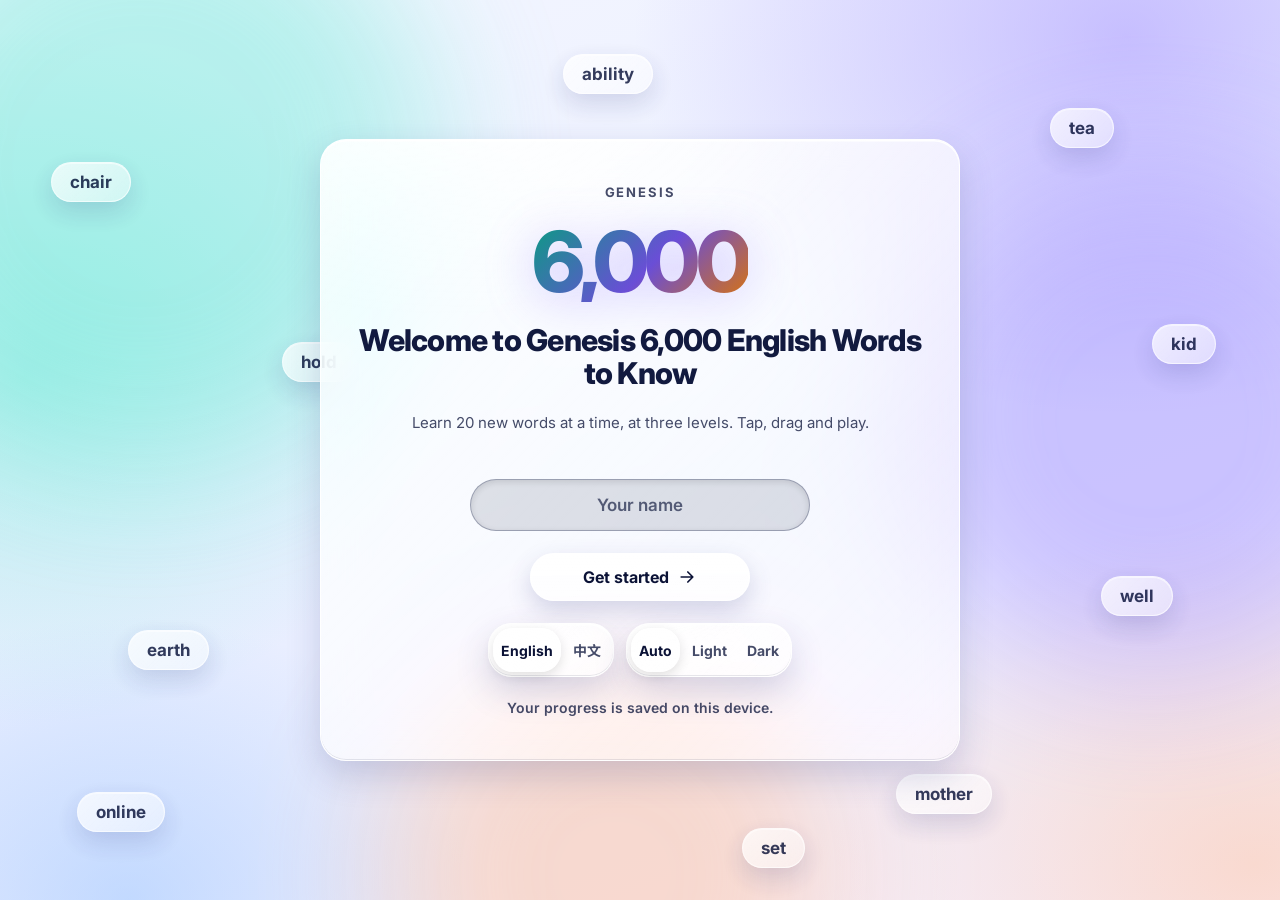
<file: app/index.html>
<!doctype html>
<html lang="en" data-theme="dark">
<head>
<meta charset="utf-8">
<meta name="viewport" content="width=device-width,initial-scale=1,viewport-fit=cover">
<meta name="theme-color" content="#0c1236">
<title>Genesis 6,000 English Words to Know</title>
<meta name="description" content="Genesis 6,000 English Words to Know: learn 20 new words at a time at three levels, with Traditional Chinese meanings you can switch on or off.">
<link rel="preconnect" href="https://fonts.googleapis.com"><link rel="preconnect" href="https://fonts.gstatic.com" crossorigin>
<link rel="stylesheet" href="https://fonts.googleapis.com/css2?family=Inter:wght@500;600;700;800&family=Noto+Sans+TC:wght@500;700;800&display=swap">
<link rel="icon" href="icon.svg" type="image/svg+xml">
<link rel="manifest" href="manifest.webmanifest">
<link rel="stylesheet" href="css/app.css">
<script>
/* set the theme before first paint so there is no flash */
(function () {
  try {
    var s = JSON.parse(localStorage.getItem('genesis6000.v1') || '{}');
    var th = (s.prefs && s.prefs.theme) || 'auto';
    var dark = th === 'dark' || (th === 'auto' && matchMedia('(prefers-color-scheme: dark)').matches);
    document.documentElement.setAttribute('data-theme', dark ? 'dark' : 'light');
  } catch (e) {}
})();
</script>
</head>
<body>
<div class="blobs" aria-hidden="true"><span></span><span></span><span></span></div>
<div id="app"></div>
<noscript><p style="padding:24px;color:#fff">Please turn on JavaScript to use Genesis 6,000 English Words to Know.</p></noscript>
<script src="js/i18n.js"></script>
<script src="js/core.js"></script>
<script src="js/dnd.js"></script>
<script src="js/views-shell.js"></script>
<script src="js/views-batch.js"></script>
<script src="js/main.js"></script>
</body>
</html>
</file>
<file: app/css/app.css>
/* Genesis 6,000 English Words to Know — liquid-glass design.
   Tokens follow the IELTS app (docs/design/glass.css there): translucent fill, diagonal sheen,
   22px blur with saturation, light edge, inner highlight, soft shadow. Light and dark themes. */
:root{
  --lv1:#2ee6c5;--lv2:#ffb454;--lv3:#b9a2ff;--ok:#41e08a;--warn:#ffb454;--bad:#ff6b81;--blue:#4da3ff;
  --tint:255,255,255;--ink:#fff;--ink2:rgba(255,255,255,.76);--ink3:rgba(255,255,255,.64);--hl:rgba(255,255,255,.55);
  --glass:linear-gradient(135deg,rgba(255,255,255,.22),rgba(255,255,255,.06));--edge:rgba(255,255,255,.32);--shadow:rgba(3,6,28,.38);
  --bg:#0c1236;--sheen:rgba(255,255,255,.3);--bar:rgba(255,255,255,.18);--float:rgba(12,18,54,.74);
  --bg-img:radial-gradient(55% 60% at 88% 4%,rgba(124,92,255,.8),transparent 70%),radial-gradient(45% 55% at 2% 42%,rgba(46,230,197,.5),transparent 70%),radial-gradient(50% 55% at 98% 96%,rgba(255,150,90,.5),transparent 70%),radial-gradient(40% 45% at 10% 100%,rgba(77,163,255,.45),transparent 70%),linear-gradient(160deg,#0c1236,#101a47 55%,#0a1030);
  --blob1:rgba(124,92,255,.55);--blob2:rgba(46,230,197,.42);--blob3:rgba(255,150,90,.42);
  --on-accent:#0b1236;
  --lv:var(--lv1);--lv-grad:linear-gradient(180deg,#d6fff7,#2ee6c5);--lv-rgb:46,230,197;
  color-scheme:dark;
}
:root[data-theme=light]{
  --lv1:#0a9c82;--lv2:#b45f00;--lv3:#6a4ed6;--ok:#13894a;--warn:#b45f00;--bad:#d12a4b;--blue:#1b6fd1;
  --tint:18,26,63;--ink:#121a3f;--ink2:rgba(18,26,63,.78);--ink3:rgba(18,26,63,.68);--hl:rgba(255,255,255,.95);
  --glass:linear-gradient(135deg,rgba(255,255,255,.88),rgba(255,255,255,.55));--edge:rgba(255,255,255,.95);--shadow:rgba(52,62,130,.2);
  --bg:#eef1ff;--sheen:rgba(255,255,255,.7);--bar:rgba(18,26,63,.12);--float:rgba(255,255,255,.62);
  --bg-img:radial-gradient(55% 60% at 88% 4%,rgba(160,140,255,.5),transparent 70%),radial-gradient(45% 55% at 2% 42%,rgba(110,235,215,.45),transparent 70%),radial-gradient(50% 55% at 98% 96%,rgba(255,190,150,.45),transparent 70%),radial-gradient(40% 45% at 10% 100%,rgba(130,185,255,.4),transparent 70%),linear-gradient(160deg,#f4f6ff,#e9eeff 55%,#f6f0ff);
  --blob1:rgba(160,140,255,.5);--blob2:rgba(110,235,215,.5);--blob3:rgba(255,190,150,.5);--lv-rgb:10,156,130;
  color-scheme:light;
}
@media (prefers-color-scheme:light){
  :root:not([data-theme=dark]){
    --lv1:#0a9c82;--lv2:#b45f00;--lv3:#6a4ed6;--ok:#13894a;--warn:#b45f00;--bad:#d12a4b;--blue:#1b6fd1;
    --tint:18,26,63;--ink:#121a3f;--ink2:rgba(18,26,63,.78);--ink3:rgba(18,26,63,.68);--hl:rgba(255,255,255,.95);
    --glass:linear-gradient(135deg,rgba(255,255,255,.88),rgba(255,255,255,.55));--edge:rgba(255,255,255,.95);--shadow:rgba(52,62,130,.2);
    --bg:#eef1ff;--sheen:rgba(255,255,255,.7);--bar:rgba(18,26,63,.12);--float:rgba(255,255,255,.62);
    --bg-img:radial-gradient(55% 60% at 88% 4%,rgba(160,140,255,.5),transparent 70%),radial-gradient(45% 55% at 2% 42%,rgba(110,235,215,.45),transparent 70%),radial-gradient(50% 55% at 98% 96%,rgba(255,190,150,.45),transparent 70%),radial-gradient(40% 45% at 10% 100%,rgba(130,185,255,.4),transparent 70%),linear-gradient(160deg,#f4f6ff,#e9eeff 55%,#f6f0ff);
    --blob1:rgba(160,140,255,.5);--blob2:rgba(110,235,215,.5);--blob3:rgba(255,190,150,.5);--lv-rgb:10,156,130;
    color-scheme:light;
  }
  :root:not([data-theme=dark]) [data-level=beginner]{--lv-rgb:10,156,130}
  :root:not([data-theme=dark]) [data-level=intermediate]{--lv-rgb:180,95,0}
  :root:not([data-theme=dark]) [data-level=advanced]{--lv-rgb:106,78,214}
}
/* the active level sets one accent for the whole screen */
[data-level=beginner]{--lv:var(--lv1);--lv-grad:linear-gradient(180deg,#d6fff7,#2ee6c5);--lv-rgb:46,230,197}
[data-level=intermediate]{--lv:var(--lv2);--lv-grad:linear-gradient(180deg,#fff0d6,#ffb454);--lv-rgb:255,180,84}
[data-level=advanced]{--lv:var(--lv3);--lv-grad:linear-gradient(180deg,#efe9ff,#b9a2ff);--lv-rgb:185,162,255}
:root[data-theme=light] [data-level=beginner]{--lv-rgb:10,156,130}
:root[data-theme=light] [data-level=intermediate]{--lv-rgb:180,95,0}
:root[data-theme=light] [data-level=advanced]{--lv-rgb:106,78,214}

*{box-sizing:border-box;margin:0;padding:0}
html{background:var(--bg);min-height:100%;-webkit-text-size-adjust:100%}
body{min-height:100vh;background:var(--bg);font-size:16px;font-family:Inter,"Noto Sans TC","PingFang TC","Microsoft JhengHei",system-ui,-apple-system,"Segoe UI",sans-serif;color:var(--ink);-webkit-font-smoothing:antialiased;overflow-x:hidden}
body::before{content:"";position:fixed;inset:0;z-index:0;pointer-events:none;background:var(--bg-img)}
button,input,select{font:inherit;color:inherit}
button{cursor:pointer;background:none;border:0}
a{color:inherit;text-decoration:none}
h1{font-size:34px;font-weight:800;letter-spacing:-.025em;line-height:1.1}
h2{font-size:12px;font-weight:700;letter-spacing:.1em;text-transform:uppercase;color:var(--ink2)}
h3{font-size:19px;font-weight:700;letter-spacing:-.01em}
.sub{color:var(--ink2);font-size:15px;line-height:1.5}.label{font-size:12px;color:var(--ink3);letter-spacing:.05em;text-transform:uppercase}
:focus-visible{outline:3px solid var(--lv);outline-offset:2px;border-radius:12px}
.sr{position:absolute;width:1px;height:1px;overflow:hidden;clip:rect(0 0 0 0);white-space:nowrap}

#app{position:relative;z-index:1}
/* liquid blobs behind everything */
.blobs{position:fixed;inset:0;z-index:0;overflow:hidden;pointer-events:none}
.blobs span{position:absolute;border-radius:50%;filter:blur(70px);opacity:.9;animation:drift 26s ease-in-out infinite alternate}
.blobs span:nth-child(1){width:46vmax;height:46vmax;left:-12vmax;top:-10vmax;background:var(--blob2)}
.blobs span:nth-child(2){width:40vmax;height:40vmax;right:-10vmax;top:18vh;background:var(--blob1);animation-duration:32s;animation-delay:-8s}
.blobs span:nth-child(3){width:36vmax;height:36vmax;left:30vw;bottom:-16vmax;background:var(--blob3);animation-duration:38s;animation-delay:-16s}
@keyframes drift{0%{transform:translate3d(0,0,0) scale(1)}50%{transform:translate3d(5vmax,-4vmax,0) scale(1.12)}100%{transform:translate3d(-4vmax,5vmax,0) scale(.94)}}
:root[data-motion=off] .blobs span,:root[data-motion=off] *{animation:none!important;transition:none!important}
@media (prefers-reduced-motion:reduce){.blobs span,*{animation:none!important;transition:none!important}}

/* glass */
.glass{position:relative;background:var(--glass);border:1px solid var(--edge);border-radius:26px;
  backdrop-filter:blur(22px) saturate(180%);-webkit-backdrop-filter:blur(22px) saturate(180%);
  box-shadow:inset 0 1.5px 0 var(--hl),inset 0 -1px 0 rgba(var(--tint),.1),0 14px 34px var(--shadow)}
.glass::before{content:"";position:absolute;inset:0;border-radius:inherit;pointer-events:none;background:radial-gradient(120% 70% at 20% -10%,var(--sheen),transparent 55%)}
.glass>*{position:relative}
.card{padding:20px}
.tint{background:linear-gradient(135deg,rgba(var(--lv-rgb),.42),rgba(var(--lv-rgb),.08))}
.lift{transition:transform .25s cubic-bezier(.2,.8,.2,1),box-shadow .25s}
.lift:hover{transform:translateY(-3px);box-shadow:inset 0 1.5px 0 var(--hl),0 20px 44px var(--shadow)}

/* buttons */
.btn{display:inline-flex;align-items:center;justify-content:center;gap:8px;min-height:48px;padding:0 24px;border-radius:26px;font-weight:700;font-size:16px;white-space:nowrap;color:var(--on-accent);
  border:1px solid rgba(var(--tint),.5);background:linear-gradient(180deg,rgba(255,255,255,.9),rgba(255,255,255,.5));box-shadow:inset 0 1.5px 0 rgba(255,255,255,.9),0 10px 24px var(--shadow);transition:transform .15s,box-shadow .2s,opacity .2s}
:root[data-theme=light] .btn{background:linear-gradient(180deg,#fff,rgba(255,255,255,.7))}
.btn:hover{transform:translateY(-1px)}.btn:active{transform:translateY(1px) scale(.99)}
.btn.primary{background:var(--lv-grad);border-color:rgba(255,255,255,.7);color:#0b1236}
.btn.ghost{color:var(--ink);background:linear-gradient(180deg,rgba(var(--tint),.22),rgba(var(--tint),.08));border-color:rgba(var(--tint),.32);box-shadow:inset 0 1px 0 rgba(var(--tint),.4)}
.btn.sm{min-height:38px;padding:0 16px;font-size:14px}.btn.block{display:flex;width:100%}
.btn:disabled,.btn[aria-disabled=true]{opacity:.45;cursor:not-allowed;transform:none}
.btn svg{width:20px;height:20px;stroke:currentColor;fill:none;stroke-width:2;stroke-linecap:round;stroke-linejoin:round}
.iconbtn{width:44px;height:44px;border-radius:50%;display:inline-grid;place-items:center;background:rgba(var(--tint),.14);border:1px solid rgba(var(--tint),.3);box-shadow:inset 0 1px 0 rgba(var(--tint),.4);transition:transform .15s,background .2s}
.iconbtn:hover{background:rgba(var(--tint),.24);transform:scale(1.06)}
.iconbtn svg{width:22px;height:22px;stroke:currentColor;fill:none;stroke-width:2;stroke-linecap:round;stroke-linejoin:round}
.pill{display:inline-flex;align-items:center;gap:6px;border-radius:999px;padding:5px 12px;font-size:12.5px;font-weight:700;white-space:nowrap;background:rgba(var(--tint),.14);border:1px solid rgba(var(--tint),.28)}
.dot{width:9px;height:9px;border-radius:50%;display:inline-block;flex:none;background:var(--lv)}

/* layout */
.row{display:flex;gap:12px;align-items:center}.row.wrap{flex-wrap:wrap}.grow{flex:1;min-width:0}.between{justify-content:space-between}
.stack{display:flex;flex-direction:column;gap:16px}.stack.tight{gap:10px}
.grid{display:grid;gap:16px}.g2{grid-template-columns:repeat(2,1fr)}.g3{grid-template-columns:repeat(3,1fr)}
.shell{display:flex;gap:20px;padding-block:20px;padding-left:max(16px,env(safe-area-inset-left,0px));padding-right:max(16px,env(safe-area-inset-right,0px));min-height:100vh;max-width:1480px;margin:0 auto}
.side{width:258px;flex:none;position:sticky;top:20px;align-self:flex-start;height:calc(100vh - 40px);border-radius:30px;padding:20px 14px;display:flex;flex-direction:column;gap:6px;z-index:5;overflow-y:auto}
.brand{display:flex;align-items:center;gap:12px;padding:2px 8px 16px}
.mk{width:42px;height:42px;border-radius:14px;display:grid;place-items:center;font-weight:800;font-size:15px;letter-spacing:-.04em;background:linear-gradient(135deg,#2ee6c5,#ffb454);color:#0b1236;box-shadow:inset 0 1.5px 0 rgba(255,255,255,.7),0 6px 16px rgba(46,230,197,.35)}
.brand b{font-size:15px;line-height:1.15;display:block}.brand small{font-size:12px;color:var(--ink2);font-weight:600}
.nav{display:flex;align-items:center;gap:12px;padding:12px 14px;border-radius:18px;font-size:15px;font-weight:700;color:var(--ink3);border:1px solid transparent;transition:background .2s,color .2s}
.nav:hover{color:var(--ink);background:rgba(var(--tint),.1)}
.nav svg,.tab svg{width:22px;height:22px;stroke:currentColor;fill:none;stroke-width:1.9;stroke-linecap:round;stroke-linejoin:round;flex:none}
.nav.on{color:var(--ink);background:linear-gradient(180deg,rgba(var(--tint),.28),rgba(var(--tint),.08));border-color:rgba(var(--tint),.4);box-shadow:inset 0 1px 0 var(--hl)}
.who{margin-top:auto;padding:14px;border-radius:20px;background:rgba(var(--tint),.1);font-size:14px;display:flex;flex-direction:column;gap:10px}
.main{flex:1;min-width:0;display:flex;flex-direction:column;gap:20px;padding-bottom:28px}
.hdr{display:flex;justify-content:space-between;align-items:flex-end;gap:14px;flex-wrap:wrap}
.tabbar{display:none}.mobhdr{display:none}
@media (max-width:900px){
  .shell{padding-top:14px;padding-bottom:104px}.side{display:none}
  .tabbar{display:flex;position:fixed;left:max(12px,env(safe-area-inset-left,0px));right:max(12px,env(safe-area-inset-right,0px));bottom:calc(12px + env(safe-area-inset-bottom,0px));height:70px;border-radius:35px;justify-content:space-around;align-items:center;z-index:20;padding:0 6px;background-color:var(--float)}
  .tab{display:flex;flex-direction:column;align-items:center;gap:2px;font-size:11.5px;font-weight:700;color:var(--ink3);flex:1;min-height:56px;justify-content:center}
  .tab.on{color:var(--ink)}.tab.on svg{filter:drop-shadow(0 0 8px rgba(var(--lv-rgb,255,255,255),.8))}
  .g2,.g3{grid-template-columns:1fr}h1{font-size:28px}
  .mobhdr{display:flex;justify-content:space-between;align-items:center;gap:10px}
}

/* segmented control and switch */
.seg{display:flex;padding:4px;border-radius:24px;gap:4px}
.seg button{flex:1;text-align:center;padding:10px 8px;border-radius:20px;font-size:14px;font-weight:700;color:var(--ink2);min-height:44px;transition:background .2s,color .2s}
.seg button.on{color:#0b1236;background:linear-gradient(180deg,rgba(255,255,255,.92),rgba(255,255,255,.55));box-shadow:inset 0 1px 0 #fff,0 4px 12px rgba(0,0,0,.12)}
.seg.levels button.on[data-level=beginner]{background:linear-gradient(180deg,#d6fff7,#2ee6c5)}
.seg.levels button.on[data-level=intermediate]{background:linear-gradient(180deg,#fff0d6,#ffb454)}
.seg.levels button.on[data-level=advanced]{background:linear-gradient(180deg,#efe9ff,#b9a2ff)}
.switch{display:inline-flex;align-items:center;gap:10px;font-weight:700;font-size:14px;min-height:44px}
.switch .track{width:52px;height:30px;border-radius:15px;background:rgba(var(--tint),.2);border:1px solid rgba(var(--tint),.32);position:relative;transition:background .25s;flex:none;box-shadow:inset 0 1px 3px rgba(0,0,0,.2)}
.switch .track::after{content:"";position:absolute;top:2px;left:2px;width:24px;height:24px;border-radius:50%;background:linear-gradient(180deg,#fff,#dfe6ff);box-shadow:0 2px 6px rgba(0,0,0,.3);transition:transform .25s cubic-bezier(.3,1.4,.5,1)}
.switch[aria-checked=true] .track{background:linear-gradient(180deg,rgba(var(--lv-rgb),.9),rgba(var(--lv-rgb),.6))}
.switch[aria-checked=true] .track::after{transform:translateX(22px)}

/* welcome */
.welcome{min-height:100vh;display:grid;place-items:center;padding-block:24px;padding-left:max(16px,env(safe-area-inset-left,0px));padding-right:max(16px,env(safe-area-inset-right,0px));position:relative}
.hero{max-width:640px;width:100%;padding:44px 36px;text-align:center;display:flex;flex-direction:column;gap:22px;align-items:center}
.hero .big{font-size:84px;font-weight:800;letter-spacing:-.05em;line-height:.95;background:linear-gradient(135deg,#2ee6c5,#b9a2ff 55%,#ffb454);-webkit-background-clip:text;background-clip:text;color:transparent;filter:drop-shadow(0 6px 24px rgba(124,92,255,.35))}
:root[data-theme=light] .hero .big{background:linear-gradient(135deg,#0a9c82,#6a4ed6 55%,#d9730d);-webkit-background-clip:text;background-clip:text}
.hero h1{font-size:30px}.hero .by{font-size:13px;letter-spacing:.14em;text-transform:uppercase;font-weight:700;color:var(--ink2)}
.hero input{width:100%;max-width:340px;padding:15px 20px;border-radius:26px;background:rgba(var(--tint),.12);border:1px solid rgba(var(--tint),.32);outline:none;text-align:center;font-size:17px;font-weight:600;box-shadow:inset 0 2px 6px rgba(0,0,0,.12)}
.hero input::placeholder{color:var(--ink3)}.hero input:focus{border-color:var(--ink);background:rgba(var(--tint),.18)}
.floaters{position:absolute;inset:0;overflow:hidden;pointer-events:none}
.floaters span{position:absolute;padding:9px 18px;border-radius:999px;font-weight:700;font-size:17px;background:var(--glass);border:1px solid var(--edge);backdrop-filter:blur(14px);box-shadow:inset 0 1px 0 var(--hl),0 10px 24px var(--shadow);animation:bob 9s ease-in-out infinite;opacity:.85}
@keyframes bob{0%,100%{transform:translateY(0) rotate(-2deg)}50%{transform:translateY(-18px) rotate(2deg)}}
@media (max-width:640px){.hero{padding:32px 22px}.hero .big{font-size:64px}.floaters span{font-size:14px;padding:7px 14px}}

/* stat tiles, rings, bars */
.stat{padding:16px 18px;display:flex;flex-direction:column;gap:2px}.stat b{font-size:30px;font-weight:800;letter-spacing:-.02em}.stat span{font-size:13px;color:var(--ink2);font-weight:600}
.ring{--p:0;width:92px;height:92px;border-radius:50%;display:grid;place-items:center;background:conic-gradient(var(--lv) calc(var(--p)*1%),rgba(var(--tint),.16) 0);position:relative;flex:none}
.ring::before{content:"";position:absolute;inset:9px;border-radius:50%;background:var(--bg);opacity:.9}
.ring b{position:relative;font-size:20px;font-weight:800}
.meter{height:8px;border-radius:4px;background:var(--bar);overflow:hidden}.meter i{display:block;height:100%;border-radius:4px;background:var(--lv-grad);transition:width .5s}
.stars{display:inline-flex;gap:3px;font-size:18px;letter-spacing:1px}.stars .off{opacity:.28;filter:grayscale(1)}

/* batches */
.chips{display:flex;gap:8px;flex-wrap:wrap}
.chipbtn{padding:9px 16px;border-radius:999px;font-weight:700;font-size:14px;background:rgba(var(--tint),.12);border:1px solid rgba(var(--tint),.28);min-height:42px;transition:background .2s}
.chipbtn.on{background:linear-gradient(180deg,rgba(255,255,255,.92),rgba(255,255,255,.55));color:#0b1236;border-color:#fff}
.bgrid{display:grid;grid-template-columns:repeat(auto-fill,minmax(112px,1fr));gap:12px}
.bcard{padding:14px 12px;border-radius:22px;display:flex;flex-direction:column;gap:4px;align-items:flex-start;min-height:96px;text-align:left}
.bcard b{font-size:22px;font-weight:800;letter-spacing:-.02em}.bcard small{font-size:12px;color:var(--ink2);font-weight:600}
.bcard.locked{opacity:.55}.bcard.open{background:linear-gradient(135deg,rgba(var(--lv-rgb),.4),rgba(var(--lv-rgb),.1))}
.badge{font-size:11px;font-weight:800;padding:3px 9px;border-radius:999px;border:1px solid rgba(var(--tint),.35);letter-spacing:.04em;text-transform:uppercase}

/* station cards */
.station{padding:22px;display:flex;flex-direction:column;gap:14px;text-align:left}
.num{width:40px;height:40px;border-radius:14px;display:grid;place-items:center;font-weight:800;background:var(--lv-grad);color:#0b1236;flex:none}
.acts{display:flex;flex-direction:column;gap:8px}
.act{display:flex;align-items:center;gap:12px;padding:12px 14px;border-radius:18px;background:rgba(var(--tint),.09);font-weight:600;font-size:15px;text-align:left;min-height:52px;width:100%;transition:background .2s}
.ta{display:block;width:100%;box-sizing:border-box;padding:12px 14px;border-radius:16px;background:rgba(var(--tint),.12);border:1px solid rgba(var(--tint),.3);color:inherit;font:inherit;font-size:13px;line-height:1.4;resize:vertical;word-break:break-all;outline:none}
.sel{padding:10px 14px;border-radius:16px;background:rgba(var(--tint),.12);border:1px solid rgba(var(--tint),.3);color:inherit;font:inherit;font-weight:600;min-width:0;max-width:100%;text-overflow:ellipsis}.sel option{color:CanvasText;background:Canvas}
.act .pill{display:block;min-width:0;overflow:hidden;text-overflow:ellipsis}.grid>*{min-width:0}
.act:hover{background:rgba(var(--tint),.18)}.act .em{font-size:22px;width:30px;text-align:center}.act .go{margin-left:auto;color:var(--ink3)}
.act .ok{color:var(--ok);font-weight:800}
.setdots{display:flex;gap:6px}.setdots i{width:11px;height:11px;border-radius:50%;background:rgba(var(--tint),.25);border:1px solid rgba(var(--tint),.3)}.setdots i.on{background:var(--ok);border-color:var(--ok);box-shadow:0 0 10px var(--ok)}

/* activity frame */
.player{display:flex;flex-direction:column;gap:18px;max-width:880px;width:100%;margin:0 auto}
.pbar{display:flex;align-items:center;gap:12px;flex-wrap:wrap}
.crumbs{font-size:14px;color:var(--ink2);font-weight:700}
.prog{display:flex;gap:6px;flex:1;min-width:120px}.prog i{flex:1;height:8px;border-radius:4px;background:var(--bar)}.prog i.on{background:var(--lv-grad)}.prog i.now{background:rgba(var(--lv-rgb),.55)}
.stage{padding:28px;display:flex;flex-direction:column;gap:22px;align-items:center;text-align:center;min-height:300px;justify-content:center}
@media (max-width:640px){.stage{padding:20px 16px}}

/* word card */
.wcard{width:100%;max-width:560px;margin:0 auto;padding:30px 26px;display:flex;flex-direction:column;gap:14px;align-items:center;text-align:center}
.wcard .emoji{font-size:64px;line-height:1;filter:drop-shadow(0 8px 14px rgba(0,0,0,.25))}
.wcard .word{font-size:46px;font-weight:800;letter-spacing:-.025em}
.wcard .pos{font-size:13px;font-weight:700;color:var(--ink2);letter-spacing:.06em;text-transform:uppercase}
.wcard .def{font-size:20px;font-weight:600;line-height:1.4}
.wcard .zh{font-size:26px;font-weight:700;color:var(--lv)}
.wcard .ex{font-size:19px;line-height:1.55;color:var(--ink);padding:14px 18px;border-radius:20px;background:rgba(var(--tint),.1);width:100%}
.hl,.wp{border-radius:8px;cursor:pointer}
.hl{font-weight:800;padding:1px 6px;background:rgba(var(--lv-rgb),.3);box-shadow:0 0 0 1px rgba(var(--lv-rgb),.7)}
.hl:hover{background:rgba(var(--lv-rgb),.5)}

/* chips (draggable words), gaps, slots */
.chip{display:inline-flex;align-items:center;justify-content:center;gap:6px;min-height:46px;padding:8px 18px;border-radius:999px;font-weight:800;font-size:18px;cursor:grab;user-select:none;-webkit-user-select:none;touch-action:none;
  background:linear-gradient(180deg,rgba(255,255,255,.42),rgba(255,255,255,.14));border:1px solid rgba(var(--tint),.45);box-shadow:inset 0 1.5px 0 rgba(255,255,255,.6),0 8px 18px var(--shadow);transition:transform .15s,box-shadow .2s,opacity .2s,background .2s}
:root[data-theme=light] .chip{background:linear-gradient(180deg,#fff,rgba(255,255,255,.65))}
.chip:hover{transform:translateY(-2px)}.chip small{font-size:12px;font-weight:700;opacity:.85}
.chip.sel{outline:3px solid var(--lv);outline-offset:3px;transform:translateY(-3px) scale(1.04)}
.chip.dragging{opacity:.3}.chip.ghost{position:fixed;z-index:1000;pointer-events:none;cursor:grabbing;transform:scale(1.12) rotate(-3deg);box-shadow:0 22px 44px rgba(0,0,0,.4);opacity:1}
.chip.ok{background:linear-gradient(180deg,rgba(65,224,138,.75),rgba(65,224,138,.35));border-color:var(--ok);cursor:default}
.chip.zhline{flex-direction:column;gap:0;padding:6px 18px;line-height:1.2}
.chip.shake,.slot.shake,.opt.shake,.gap.shake{animation:shake .45s}
@keyframes shake{20%,60%{transform:translateX(-7px)}40%,80%{transform:translateX(7px)}}
.bank{display:flex;flex-wrap:wrap;gap:12px;justify-content:center;padding:16px;border-radius:24px;background:rgba(var(--tint),.08);border:1px dashed rgba(var(--tint),.3);min-height:76px;width:100%}
/* the 20-word bank of the article stays on screen while the article scrolls, so a word can always be dragged to a gap */
.bank.sticky{position:sticky;bottom:14px;z-index:6;max-height:36vh;overflow-y:auto;background:var(--bg);background:color-mix(in srgb,var(--bg) 90%,transparent);-webkit-backdrop-filter:blur(14px);backdrop-filter:blur(14px);box-shadow:0 12px 32px -12px rgba(0,0,0,.45)}
.bank.sticky:empty{display:none}
@media (max-width:900px){.bank.sticky{bottom:calc(90px + env(safe-area-inset-bottom,0px))}}
.story{font-size:20px;line-height:2.5;font-weight:500;text-align:left;width:100%}
@media (max-width:640px){.story{font-size:18px;line-height:2.4}}
.gap{display:inline-flex;align-items:center;justify-content:center;vertical-align:middle;min-width:104px;min-height:44px;margin:0 3px;padding:0 6px;border-radius:16px;background:rgba(var(--tint),.1);border:2px dashed rgba(var(--tint),.45);font-weight:800;color:var(--ink3);font-size:15px;transition:background .2s,border-color .2s;cursor:pointer}
.gap .n{font-size:13px;opacity:.8}
.gap.filled .n{display:none}
.gap.over,.dz.over{background:rgba(var(--lv-rgb),.3);border-color:var(--lv);transform:scale(1.04)}
.gap.filled{border-style:solid;background:rgba(var(--tint),.05);padding:0}.gap.filled .chip{min-height:40px;font-size:17px;box-shadow:none;cursor:grab}
.gap.right{border-color:var(--ok);background:rgba(65,224,138,.18)}.gap.wrong{border-color:var(--warn);background:rgba(255,180,84,.2)}
.gap.reveal{border-color:var(--blue);background:rgba(77,163,255,.2)}
.dz.waiting{outline:2px dashed var(--lv);outline-offset:3px}

/* match it */
.match{display:grid;grid-template-columns:1fr 1fr;gap:18px;width:100%;align-items:start}
.match .col{display:flex;flex-direction:column;gap:12px;align-items:stretch}
.mean{display:flex;align-items:center;gap:12px;min-height:64px;padding:10px 14px;border-radius:20px;background:rgba(var(--tint),.1);border:2px dashed rgba(var(--tint),.4);text-align:left;font-weight:600;font-size:16px;transition:background .2s,border-color .2s}
.mean .zh{font-weight:700;color:var(--lv);font-size:15px;display:block}
.mean.done{border-style:solid;border-color:var(--ok);background:rgba(65,224,138,.14)}
.mean .slotfill{margin-left:auto}
@media (max-width:640px){.match{grid-template-columns:1fr;gap:14px}.match .col:first-child{flex-direction:row;flex-wrap:wrap;justify-content:center}.match .col:first-child .chip{min-height:42px;padding:6px 14px;font-size:16px}.mean{min-height:56px;font-size:15px}}

/* build it / letters */
.slots{display:flex;gap:8px;flex-wrap:wrap;justify-content:center}
.slot{width:54px;height:62px;border-radius:18px;display:grid;place-items:center;font-size:28px;font-weight:800;background:rgba(var(--tint),.1);border:2px dashed rgba(var(--tint),.45);transition:background .2s,border-color .2s;cursor:pointer}
.slot.right{border-color:var(--ok);background:rgba(65,224,138,.2);border-style:solid}.slot.wrong{border-color:var(--warn);background:rgba(255,180,84,.2);border-style:solid}
.slot .chip{min-height:0;height:100%;width:100%;padding:0;border-radius:16px;font-size:28px;box-shadow:none}
.tiles{display:flex;gap:10px;flex-wrap:wrap;justify-content:center}
.tile{width:54px;height:60px;border-radius:18px;font-size:27px;padding:0}
.tile.used{opacity:.25;pointer-events:none}
.hintbar{display:flex;align-items:center;gap:12px;flex-wrap:wrap;justify-content:center}
.bighint{font-size:30px;font-weight:800;letter-spacing:-.01em}.bighint .e{font-size:48px;display:block;margin-bottom:6px}

/* pick the word + options */
.sentence{font-size:26px;font-weight:700;line-height:1.7;max-width:700px}
@media (max-width:640px){.sentence{font-size:22px}}
.opts{display:grid;grid-template-columns:repeat(2,1fr);gap:12px;width:100%;max-width:560px}
.opt{min-height:60px;padding:10px 18px;border-radius:22px;font-size:20px;font-weight:800;display:flex;align-items:center;justify-content:center;gap:8px;
  background:linear-gradient(180deg,rgba(var(--tint),.24),rgba(var(--tint),.08));border:1px solid rgba(var(--tint),.38);box-shadow:inset 0 1.5px 0 var(--hl),0 8px 18px var(--shadow);transition:transform .15s,background .2s}
.opt:hover{transform:translateY(-2px)}.opt.right{background:rgba(65,224,138,.4);border-color:var(--ok)}.opt.wrong{background:rgba(255,180,84,.3);border-color:var(--warn)}
@media (max-width:480px){.opts{grid-template-columns:1fr}}

/* sentence maker */
.maker{display:flex;flex-direction:column;gap:14px;width:100%;max-width:720px}
.maker .row3{display:flex;flex-direction:column;gap:8px;text-align:left}
.maker .rlabel{font-size:12px;font-weight:800;letter-spacing:.08em;text-transform:uppercase;color:var(--ink2)}
.maker .rtiles{display:flex;gap:8px;flex-wrap:wrap}
.mt{padding:10px 16px;border-radius:18px;font-weight:700;font-size:16px;min-height:46px;background:rgba(var(--tint),.12);border:1px solid rgba(var(--tint),.32);transition:background .2s,transform .15s}
.mt:hover{transform:translateY(-1px);background:rgba(var(--tint),.2)}
.mt.on{background:var(--lv-grad);color:#0b1236;border-color:#fff;box-shadow:0 6px 16px rgba(var(--lv-rgb),.4)}
.mt.tgt{border-color:rgba(var(--lv-rgb),.9)}
.preview{min-height:84px;padding:18px 22px;border-radius:24px;font-size:24px;font-weight:700;line-height:1.5;display:flex;align-items:center;justify-content:center;text-align:center;width:100%;background:rgba(var(--tint),.1);border:1px dashed rgba(var(--tint),.35)}
.preview.done{border-style:solid;border-color:var(--ok);background:rgba(65,224,138,.14)}
.preview .ph{color:var(--ink3);font-weight:600;font-size:17px}

/* finish banner, toast, popover, sheet */
.banner{padding:22px 26px;border-radius:26px;display:flex;align-items:center;gap:18px;flex-wrap:wrap;justify-content:center;text-align:center;background:linear-gradient(135deg,rgba(65,224,138,.35),rgba(65,224,138,.08))}
.banner .big{font-size:42px}.banner b{font-size:22px}
/* end of an activity: where you are, then one big button that says what comes next */
.finish{display:flex;flex-direction:column;align-items:center;gap:16px;width:100%}
.steps{display:grid;grid-template-columns:repeat(3,minmax(0,1fr));gap:10px;width:100%;max-width:420px;margin:0;padding:0;list-style:none}
.step{display:flex;flex-direction:column;align-items:center;gap:6px;min-width:0;font-size:14px;font-weight:700;line-height:1.25;color:var(--ink2);overflow-wrap:anywhere}
.step small{display:block;font-size:12px;font-weight:600;color:var(--ink3)}
.step i{display:grid;place-items:center;width:40px;height:40px;border-radius:50%;font-style:normal;font-size:17px;font-weight:800;color:var(--ink);background:rgba(var(--tint),.12);border:2px solid rgba(var(--tint),.32)}
.step.done i{background:var(--ok);border-color:var(--ok);color:#06210f}
.step.next{color:var(--ink)}
.step.next i{border-color:rgb(var(--lv-rgb));box-shadow:0 0 0 4px rgba(var(--lv-rgb),.28);background:rgba(var(--lv-rgb),.22)}
.btn.lg{min-height:60px;padding:0 32px;font-size:19px;border-radius:32px;white-space:normal;text-align:center;line-height:1.25;width:100%;max-width:460px}
.finish .what{margin-top:-6px;max-width:460px}
.finish .alt{display:flex;flex-wrap:wrap;gap:10px;justify-content:center}
/* watch the video and listen to the conversation: two big tiles on the lesson page */
.mtiles{display:grid;grid-template-columns:repeat(2,minmax(0,1fr));gap:14px}
@media (max-width:640px){.mtiles{grid-template-columns:minmax(0,1fr)}}
.mtile{display:flex;align-items:center;gap:16px;min-width:0;min-height:88px;padding:16px 20px;border-radius:24px;text-align:left;color:var(--ink);cursor:pointer;border:1px solid rgba(var(--tint),.32);background:linear-gradient(180deg,rgba(var(--lv-rgb),.34),rgba(var(--lv-rgb),.1));box-shadow:inset 0 1px 0 rgba(var(--tint),.35);transition:transform .15s}
.mtile:hover{transform:translateY(-1px)}.mtile:active{transform:translateY(1px)}
.mtile .ic{flex:none;display:grid;place-items:center;width:52px;height:52px;border-radius:50%;background:var(--lv-grad);color:#0b1236}
.mtile .ic svg{width:26px;height:26px;stroke:currentColor;fill:none;stroke-width:2;stroke-linecap:round;stroke-linejoin:round}
.mtile b{display:block;font-size:18px;line-height:1.25}.mtile small{display:block;margin-top:3px;font-size:14px;font-weight:600;line-height:1.35;color:var(--ink2)}
.mtile .go{flex:none;color:var(--ink3)}.mtile .go svg{width:22px;height:22px;stroke:currentColor;fill:none;stroke-width:2}
.mtile .pill{flex:none}
.mtile.off{opacity:.82}
.mtile.on{border-color:rgb(var(--lv-rgb));box-shadow:0 0 0 3px rgba(var(--lv-rgb),.3),inset 0 1px 0 rgba(var(--tint),.35)}
.mplayer{display:flex;flex-direction:column;gap:12px;margin-top:16px;padding:16px;border-radius:24px;border:1px solid rgba(var(--tint),.28);background:rgba(var(--tint),.06)}
.mplayer .top{display:flex;align-items:center;justify-content:space-between;gap:12px;font-size:17px}
.mframe{position:relative;width:100%;aspect-ratio:16/9;border-radius:18px;overflow:hidden;background:#05081f}
.mframe iframe,.mframe video{position:absolute;inset:0;width:100%;height:100%;border:0;background:#000}
.mframe.audio{aspect-ratio:auto;padding:14px;background:rgba(var(--tint),.1)}.mframe audio{display:block;width:100%}
.mframe.blocked{aspect-ratio:auto;display:flex;flex-direction:column;align-items:center;gap:14px;padding:22px 16px;text-align:center;background:rgba(var(--tint),.1)}
.mplayer>.sub{align-self:flex-start;font-weight:700;color:var(--ink2);text-decoration:underline}
.toasts{position:fixed;left:0;right:0;padding-inline:max(16px,env(safe-area-inset-left,0px));bottom:calc(96px + env(safe-area-inset-bottom,0px));display:flex;flex-direction:column;align-items:center;gap:8px;z-index:900;pointer-events:none}
@media (min-width:901px){.toasts{bottom:28px}}
.toast{padding:12px 22px;border-radius:999px;font-weight:700;font-size:15px;background-color:var(--float);animation:rise .3s both;pointer-events:auto}
@keyframes rise{from{opacity:0;transform:translateY(12px)}to{opacity:1;transform:none}}
.peek{position:fixed;z-index:950;width:min(340px,calc(100vw - 24px));padding:20px;border-radius:26px;background-color:var(--float);animation:pop .22s cubic-bezier(.2,1.2,.4,1) both}
.peek[hidden]{display:none}
@keyframes pop{from{opacity:0;transform:scale(.92) translateY(6px)}to{opacity:1;transform:none}}
.peek .pw{font-size:30px;font-weight:800;letter-spacing:-.02em}.peek .pd{font-size:16px;line-height:1.45;margin-top:6px}.peek .pz{font-size:22px;font-weight:700;color:var(--lv);margin-top:8px}
.peek .px{position:absolute;top:10px;right:10px}
@media (max-width:640px){.peek{left:max(12px,env(safe-area-inset-left,0px))!important;right:max(12px,env(safe-area-inset-right,0px));bottom:calc(90px + env(safe-area-inset-bottom,0px));top:auto!important;width:auto}}
dialog.sheet{width:min(440px,calc(100vw - 28px));padding:24px;margin:auto;border:1px solid var(--edge);border-radius:28px;color:var(--ink);background-color:var(--bg);box-shadow:0 30px 80px rgba(0,0,0,.5)}
dialog.sheet::backdrop{background:rgba(6,10,40,.55);backdrop-filter:blur(6px)}
dialog.sheet h3{margin-bottom:14px}.setrow{display:flex;justify-content:space-between;align-items:center;gap:14px;padding:12px 0;border-top:1px solid rgba(var(--tint),.14);flex-wrap:wrap}.setrow:first-of-type{border-top:0}
.setrow>span{font-weight:700;font-size:15px}.setrow .seg{min-width:200px}
.empty{padding:26px;text-align:center;color:var(--ink2)}
.saved{display:flex;align-items:center;gap:12px;padding:12px 14px;border-radius:18px;background:rgba(var(--tint),.09);font-weight:600;font-size:16px}
.confetti{position:fixed;inset:0;pointer-events:none;z-index:990;overflow:hidden}
.confetti i{position:absolute;top:-20px;width:10px;height:16px;border-radius:3px;animation:fall 2.4s ease-in forwards}
@keyframes fall{to{transform:translateY(110vh) rotate(720deg);opacity:.9}}
.hint-text{font-size:14px;color:var(--ink2);font-weight:600}
</file>
